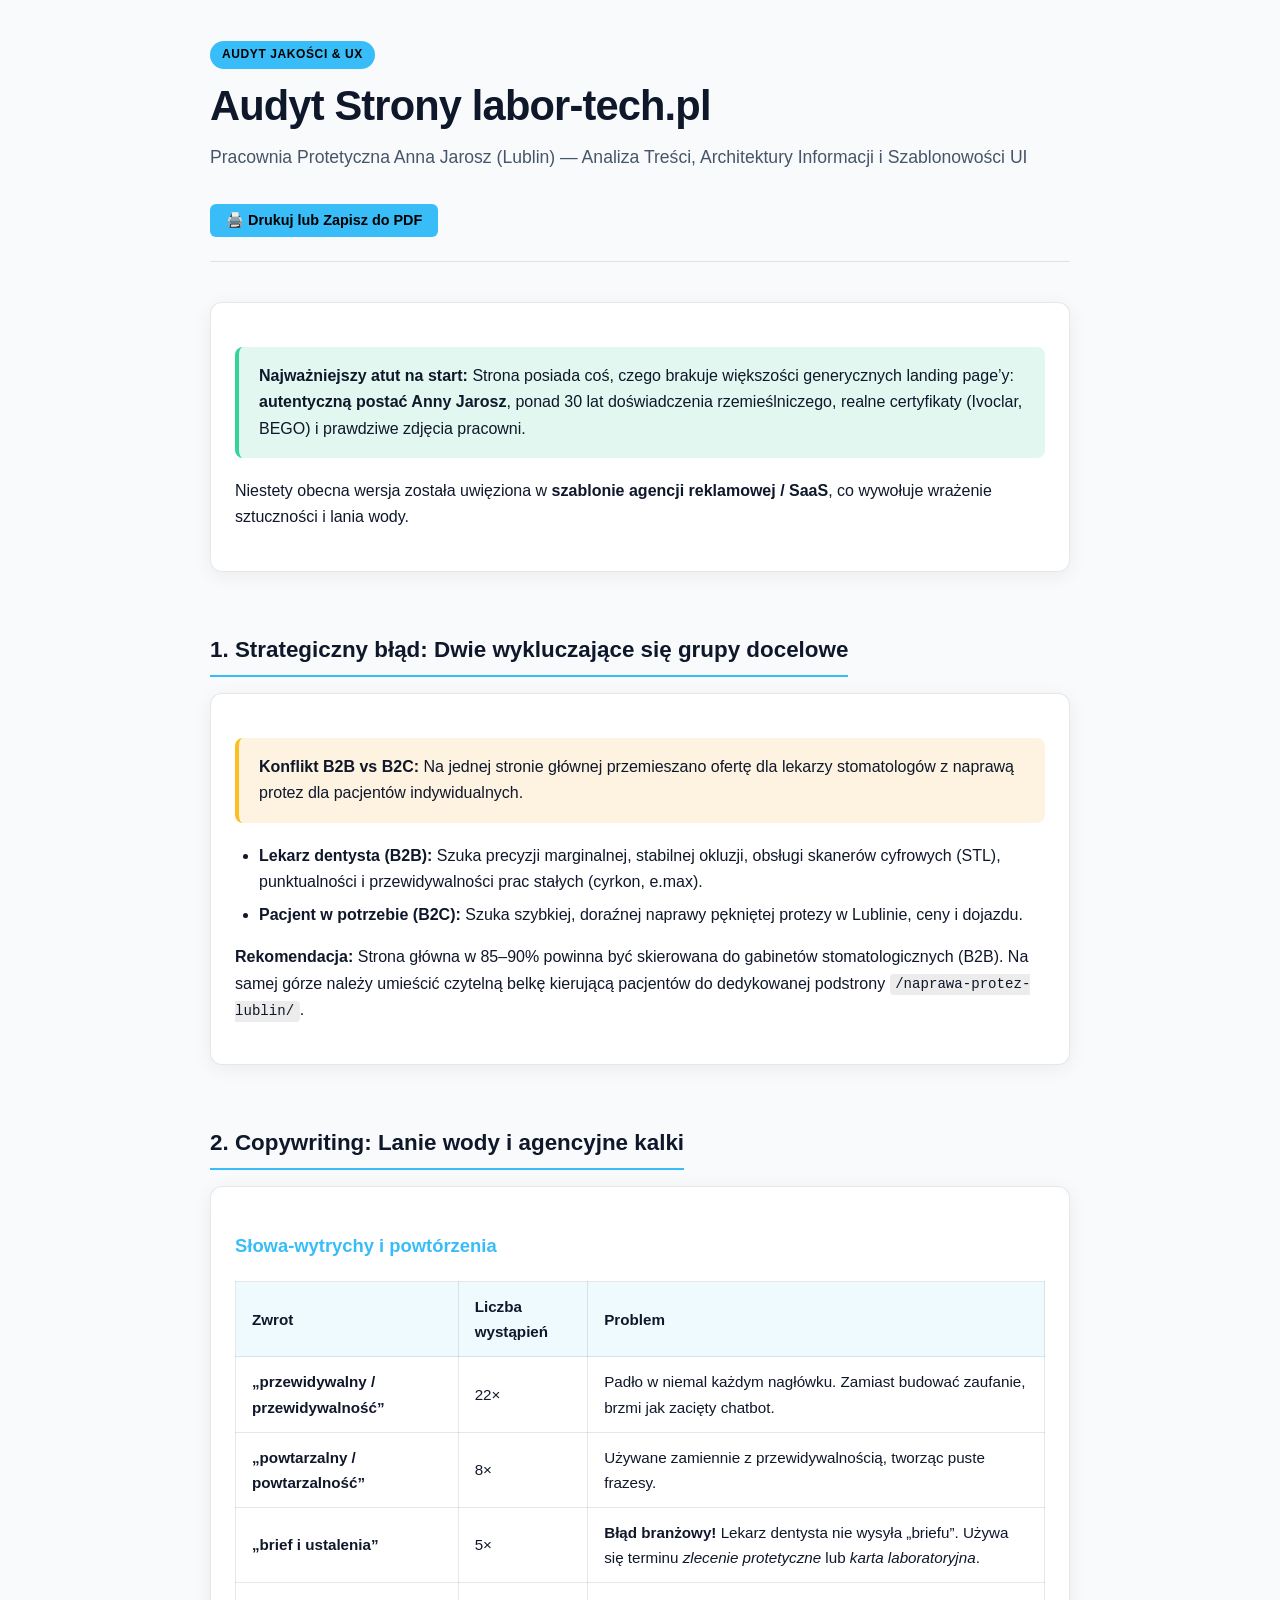
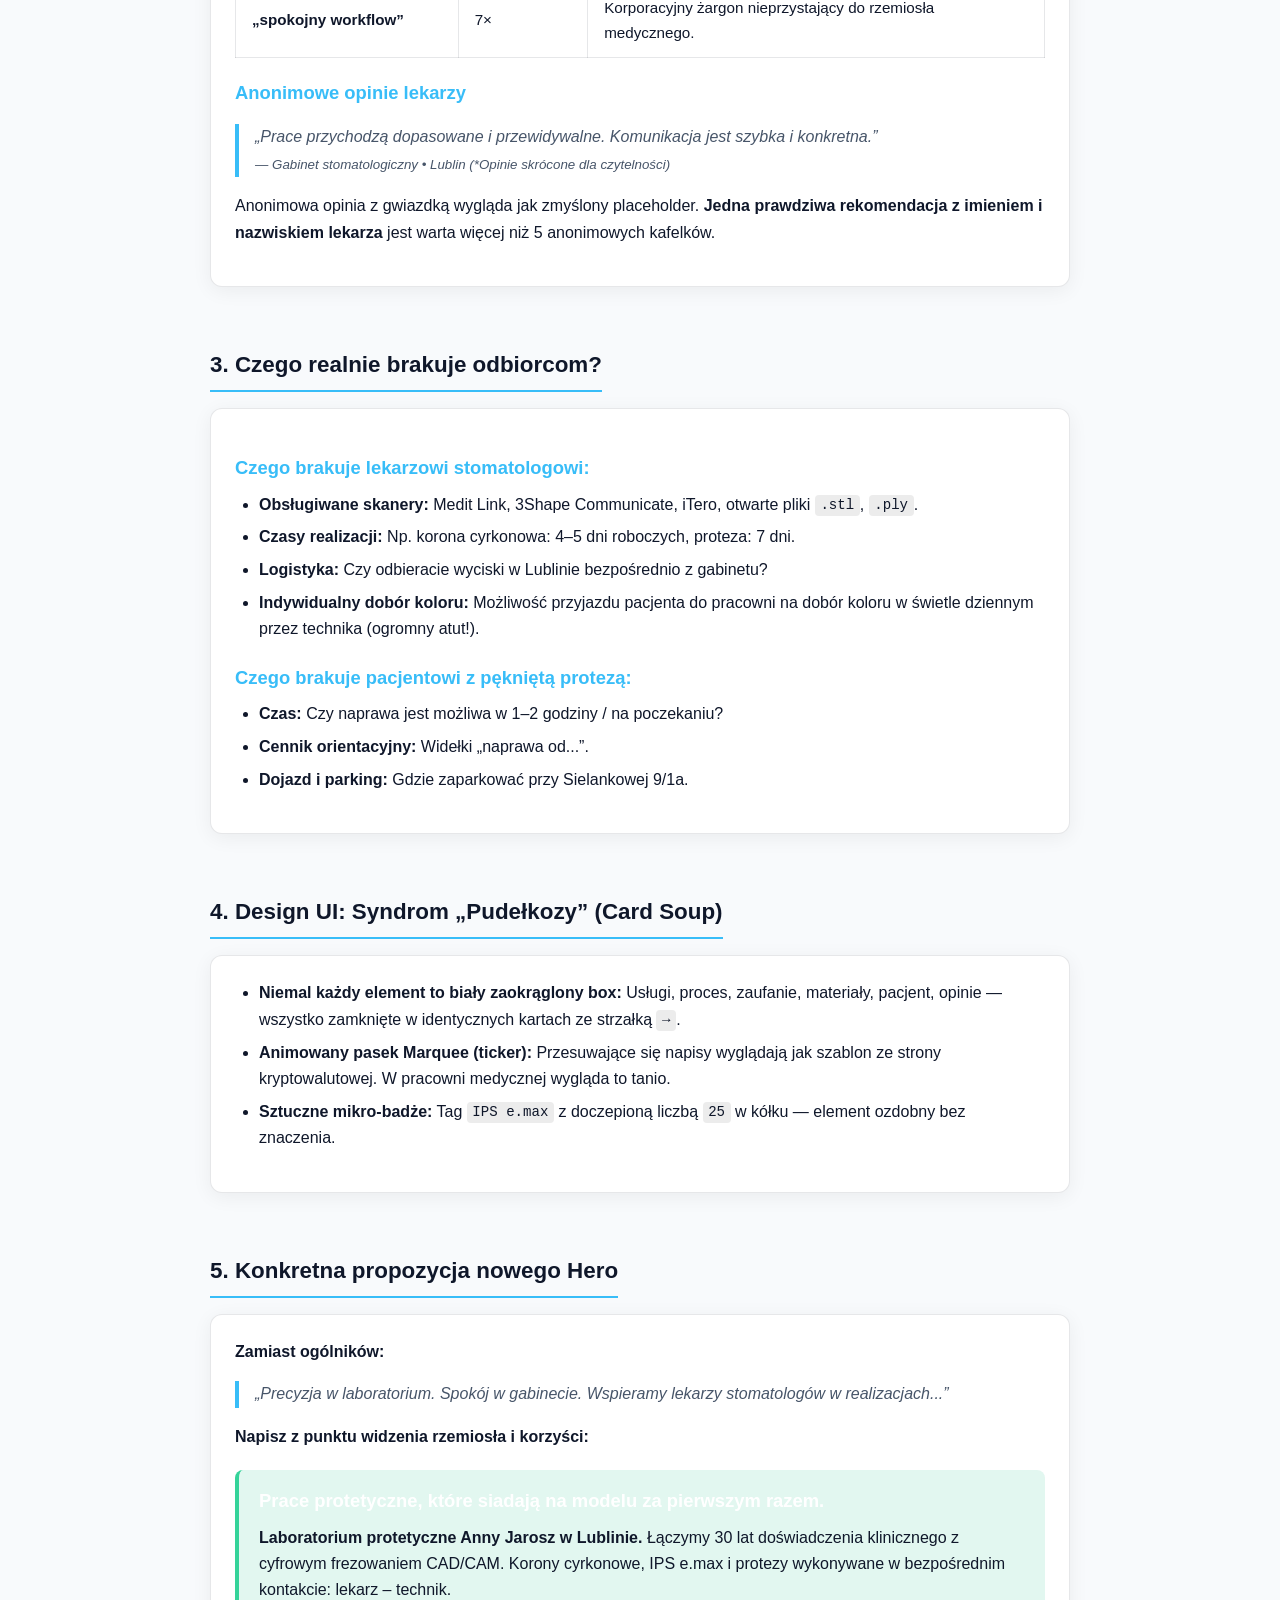
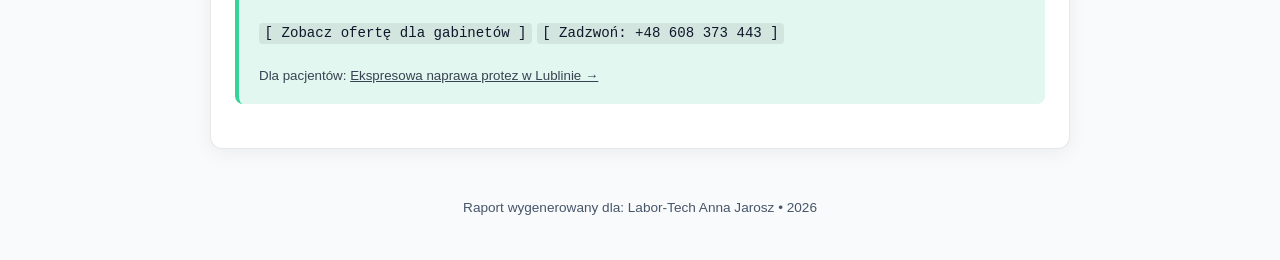
<file: AUDYT-LABOR-TECH.html>
<!DOCTYPE html>
<html lang="pl">
<head>
  <meta charset="UTF-8">
  <meta name="viewport" content="width=device-width, initial-scale=1.0">
  <title>Audyt Strony labor-tech.pl — Treść, Architektura i Design</title>
  <style>
    :root {
      --bg: #0b1320;
      --card-bg: #111c2e;
      --text: #e2e8f0;
      --text-muted: #94a3b8;
      --accent: #38bdf8;
      --accent-dark: #0284c7;
      --danger: #f87171;
      --danger-bg: rgba(239, 68, 68, 0.12);
      --warning: #fbbf24;
      --warning-bg: rgba(245, 158, 11, 0.12);
      --success: #34d399;
      --success-bg: rgba(16, 185, 129, 0.12);
      --border: rgba(255, 255, 255, 0.1);
    }
    @media (prefers-color-scheme: light) {
      :root {
        --bg: #f8fafc;
        --card-bg: #ffffff;
        --text: #0f172a;
        --text-muted: #475569;
        --border: rgba(15, 23, 42, 0.1);
      }
    }
    * { box-sizing: border-box; margin: 0; padding: 0; }
    body {
      font-family: -apple-system, BlinkMacSystemFont, "Segoe UI", Roboto, Helvetica, Arial, sans-serif;
      line-height: 1.65;
      background: var(--bg);
      color: var(--text);
      padding: 2.5rem 1rem;
    }
    .container {
      max-width: 860px;
      margin: 0 auto;
    }
    header {
      margin-bottom: 2.5rem;
      padding-bottom: 1.5rem;
      border-bottom: 1px solid var(--border);
    }
    .badge {
      display: inline-block;
      padding: 0.25rem 0.75rem;
      border-radius: 9999px;
      font-size: 0.75rem;
      font-weight: 700;
      text-transform: uppercase;
      letter-spacing: 0.05em;
      background: var(--accent);
      color: #000;
      margin-bottom: 0.75rem;
    }
    h1 {
      font-size: clamp(1.8rem, 4vw, 2.6rem);
      line-height: 1.2;
      letter-spacing: -0.02em;
      margin-bottom: 0.75rem;
    }
    .subtitle {
      font-size: 1.1rem;
      color: var(--text-muted);
    }
    .card {
      background: var(--card-bg);
      border: 1px solid var(--border);
      border-radius: 12px;
      padding: 1.5rem;
      margin-bottom: 1.75rem;
      box-shadow: 0 4px 20px rgba(0,0,0,0.06);
    }
    h2 {
      font-size: 1.4rem;
      margin: 2rem 0 1rem;
      padding-bottom: 0.4rem;
      border-bottom: 2px solid var(--accent);
      display: inline-block;
    }
    h3 {
      font-size: 1.15rem;
      margin: 1.25rem 0 0.5rem;
      color: var(--accent);
    }
    p, ul, ol {
      margin-bottom: 1rem;
    }
    ul, ol {
      padding-left: 1.5rem;
    }
    li {
      margin-bottom: 0.4rem;
    }
    .alert {
      padding: 1rem 1.25rem;
      border-radius: 8px;
      margin: 1.25rem 0;
      border-left: 4px solid;
    }
    .alert-warning {
      background: var(--warning-bg);
      border-color: var(--warning);
      color: var(--text);
    }
    .alert-danger {
      background: var(--danger-bg);
      border-color: var(--danger);
      color: var(--text);
    }
    .alert-success {
      background: var(--success-bg);
      border-color: var(--success);
      color: var(--text);
    }
    table {
      width: 100%;
      border-collapse: collapse;
      margin: 1.25rem 0;
      font-size: 0.95rem;
    }
    th, td {
      padding: 0.75rem 1rem;
      text-align: left;
      border: 1px solid var(--border);
    }
    th {
      background: rgba(56, 189, 248, 0.08);
      font-weight: 600;
    }
    code {
      font-family: ui-monospace, SFMono-Regular, Consolas, monospace;
      font-size: 0.88em;
      background: rgba(125, 125, 125, 0.15);
      padding: 0.15rem 0.35rem;
      border-radius: 4px;
    }
    blockquote {
      border-left: 4px solid var(--accent);
      padding-left: 1rem;
      font-style: italic;
      color: var(--text-muted);
      margin: 1rem 0;
    }
    .print-btn {
      display: inline-flex;
      align-items: center;
      gap: 0.5rem;
      padding: 0.5rem 1rem;
      border-radius: 6px;
      background: var(--accent);
      color: #000;
      font-weight: 600;
      font-size: 0.9rem;
      border: none;
      cursor: pointer;
      margin-top: 1rem;
    }
    @media print {
      body { background: #fff; color: #000; padding: 0; }
      .print-btn { display: none; }
      .card { border: 1px solid #ccc; box-shadow: none; break-inside: avoid; }
    }
  </style>
</head>
<body>
  <div class="container">
    <header>
      <span class="badge">Audyt Jakości &amp; UX</span>
      <h1>Audyt Strony labor-tech.pl</h1>
      <p class="subtitle">Pracownia Protetyczna Anna Jarosz (Lublin) — Analiza Treści, Architektury Informacji i Szablonowości UI</p>
      <button class="print-btn" onclick="window.print()">🖨️ Drukuj lub Zapisz do PDF</button>
    </header>

    <div class="card">
      <div class="alert alert-success">
        <strong>Najważniejszy atut na start:</strong> Strona posiada coś, czego brakuje większości generycznych landing page’y: <strong>autentyczną postać Anny Jarosz</strong>, ponad 30 lat doświadczenia rzemieślniczego, realne certyfikaty (Ivoclar, BEGO) i prawdziwe zdjęcia pracowni.
      </div>
      <p>Niestety obecna wersja została uwięziona w <strong>szablonie agencji reklamowej / SaaS</strong>, co wywołuje wrażenie sztuczności i lania wody.</p>
    </div>

    <h2>1. Strategiczny błąd: Dwie wykluczające się grupy docelowe</h2>
    <div class="card">
      <div class="alert alert-warning">
        <strong>Konflikt B2B vs B2C:</strong> Na jednej stronie głównej przemieszano ofertę dla lekarzy stomatologów z naprawą protez dla pacjentów indywidualnych.
      </div>
      <ul>
        <li><strong>Lekarz dentysta (B2B):</strong> Szuka precyzji marginalnej, stabilnej okluzji, obsługi skanerów cyfrowych (STL), punktualności i przewidywalności prac stałych (cyrkon, e.max).</li>
        <li><strong>Pacjent w potrzebie (B2C):</strong> Szuka szybkiej, doraźnej naprawy pękniętej protezy w Lublinie, ceny i dojazdu.</li>
      </ul>
      <p><strong>Rekomendacja:</strong> Strona główna w 85–90% powinna być skierowana do gabinetów stomatologicznych (B2B). Na samej górze należy umieścić czytelną belkę kierującą pacjentów do dedykowanej podstrony <code>/naprawa-protez-lublin/</code>.</p>
    </div>

    <h2>2. Copywriting: Lanie wody i agencyjne kalki</h2>
    <div class="card">
      <h3>Słowa-wytrychy i powtórzenia</h3>
      <table>
        <thead>
          <tr>
            <th>Zwrot</th>
            <th>Liczba wystąpień</th>
            <th>Problem</th>
          </tr>
        </thead>
        <tbody>
          <tr>
            <td><strong>„przewidywalny / przewidywalność”</strong></td>
            <td>22×</td>
            <td>Padło w niemal każdym nagłówku. Zamiast budować zaufanie, brzmi jak zacięty chatbot.</td>
          </tr>
          <tr>
            <td><strong>„powtarzalny / powtarzalność”</strong></td>
            <td>8×</td>
            <td>Używane zamiennie z przewidywalnością, tworząc puste frazesy.</td>
          </tr>
          <tr>
            <td><strong>„brief i ustalenia”</strong></td>
            <td>5×</td>
            <td><strong>Błąd branżowy!</strong> Lekarz dentysta nie wysyła „briefu”. Używa się terminu <em>zlecenie protetyczne</em> lub <em>karta laboratoryjna</em>.</td>
          </tr>
          <tr>
            <td><strong>„spokojny workflow”</strong></td>
            <td>7×</td>
            <td>Korporacyjny żargon nieprzystający do rzemiosła medycznego.</td>
          </tr>
        </tbody>
      </table>

      <h3>Anonimowe opinie lekarzy</h3>
      <blockquote>
        „Prace przychodzą dopasowane i przewidywalne. Komunikacja jest szybka i konkretna.”<br>
        <small>— Gabinet stomatologiczny • Lublin (*Opinie skrócone dla czytelności)</small>
      </blockquote>
      <p>Anonimowa opinia z gwiazdką wygląda jak zmyślony placeholder. <strong>Jedna prawdziwa rekomendacja z imieniem i nazwiskiem lekarza</strong> jest warta więcej niż 5 anonimowych kafelków.</p>
    </div>

    <h2>3. Czego realnie brakuje odbiorcom?</h2>
    <div class="card">
      <h3>Czego brakuje lekarzowi stomatologowi:</h3>
      <ul>
        <li><strong>Obsługiwane skanery:</strong> Medit Link, 3Shape Communicate, iTero, otwarte pliki <code>.stl</code>, <code>.ply</code>.</li>
        <li><strong>Czasy realizacji:</strong> Np. korona cyrkonowa: 4–5 dni roboczych, proteza: 7 dni.</li>
        <li><strong>Logistyka:</strong> Czy odbieracie wyciski w Lublinie bezpośrednio z gabinetu?</li>
        <li><strong>Indywidualny dobór koloru:</strong> Możliwość przyjazdu pacjenta do pracowni na dobór koloru w świetle dziennym przez technika (ogromny atut!).</li>
      </ul>

      <h3>Czego brakuje pacjentowi z pękniętą protezą:</h3>
      <ul>
        <li><strong>Czas:</strong> Czy naprawa jest możliwa w 1–2 godziny / na poczekaniu?</li>
        <li><strong>Cennik orientacyjny:</strong> Widełki „naprawa od...”.</li>
        <li><strong>Dojazd i parking:</strong> Gdzie zaparkować przy Sielankowej 9/1a.</li>
      </ul>
    </div>

    <h2>4. Design UI: Syndrom „Pudełkozy” (Card Soup)</h2>
    <div class="card">
      <ul>
        <li><strong>Niemal każdy element to biały zaokrąglony box:</strong> Usługi, proces, zaufanie, materiały, pacjent, opinie — wszystko zamknięte w identycznych kartach ze strzałką <code>→</code>.</li>
        <li><strong>Animowany pasek Marquee (ticker):</strong> Przesuwające się napisy wyglądają jak szablon ze strony kryptowalutowej. W pracowni medycznej wygląda to tanio.</li>
        <li><strong>Sztuczne mikro-badże:</strong> Tag <code>IPS e.max</code> z doczepioną liczbą <code>25</code> w kółku — element ozdobny bez znaczenia.</li>
      </ul>
    </div>

    <h2>5. Konkretna propozycja nowego Hero</h2>
    <div class="card">
      <p><strong>Zamiast ogólników:</strong></p>
      <blockquote>
        „Precyzja w laboratorium. Spokój w gabinecie. Wspieramy lekarzy stomatologów w realizacjach...”
      </blockquote>
      <p><strong>Napisz z punktu widzenia rzemiosła i korzyści:</strong></p>
      <div class="alert alert-success">
        <h3 style="color:#fff; margin-top:0;">Prace protetyczne, które siadają na modelu za pierwszym razem.</h3>
        <p><strong>Laboratorium protetyczne Anny Jarosz w Lublinie.</strong> Łączymy 30 lat doświadczenia klinicznego z cyfrowym frezowaniem CAD/CAM. Korony cyrkonowe, IPS e.max i protezy wykonywane w bezpośrednim kontakcie: lekarz – technik.</p>
        <p><code>[ Zobacz ofertę dla gabinetów ]</code> <code>[ Zadzwoń: +48 608 373 443 ]</code></p>
        <small style="opacity:0.8;">Dla pacjentów: <u>Ekspresowa naprawa protez w Lublinie →</u></small>
      </div>
    </div>

    <footer style="margin-top: 3rem; text-align: center; color: var(--text-muted); font-size: 0.85rem;">
      Raport wygenerowany dla: Labor-Tech Anna Jarosz • 2026
    </footer>
  </div>
</body>
</html>
</file>
